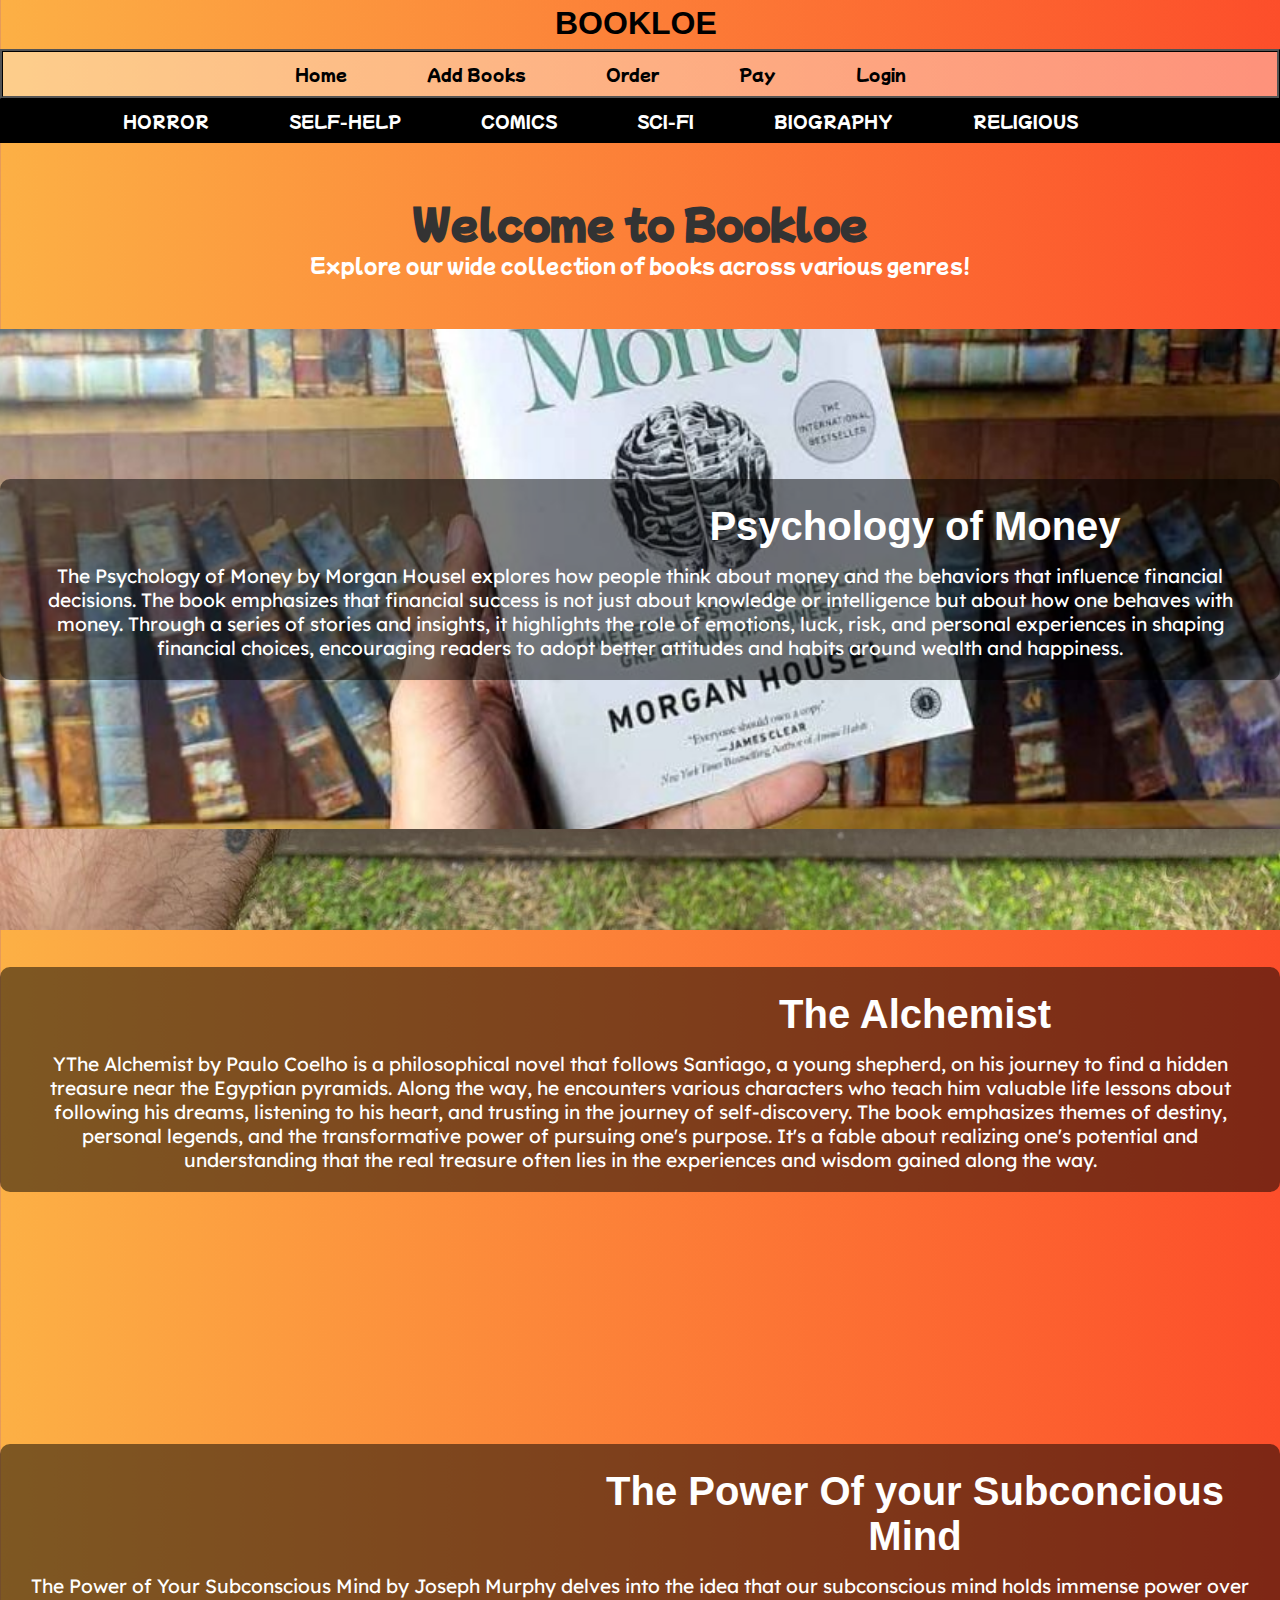
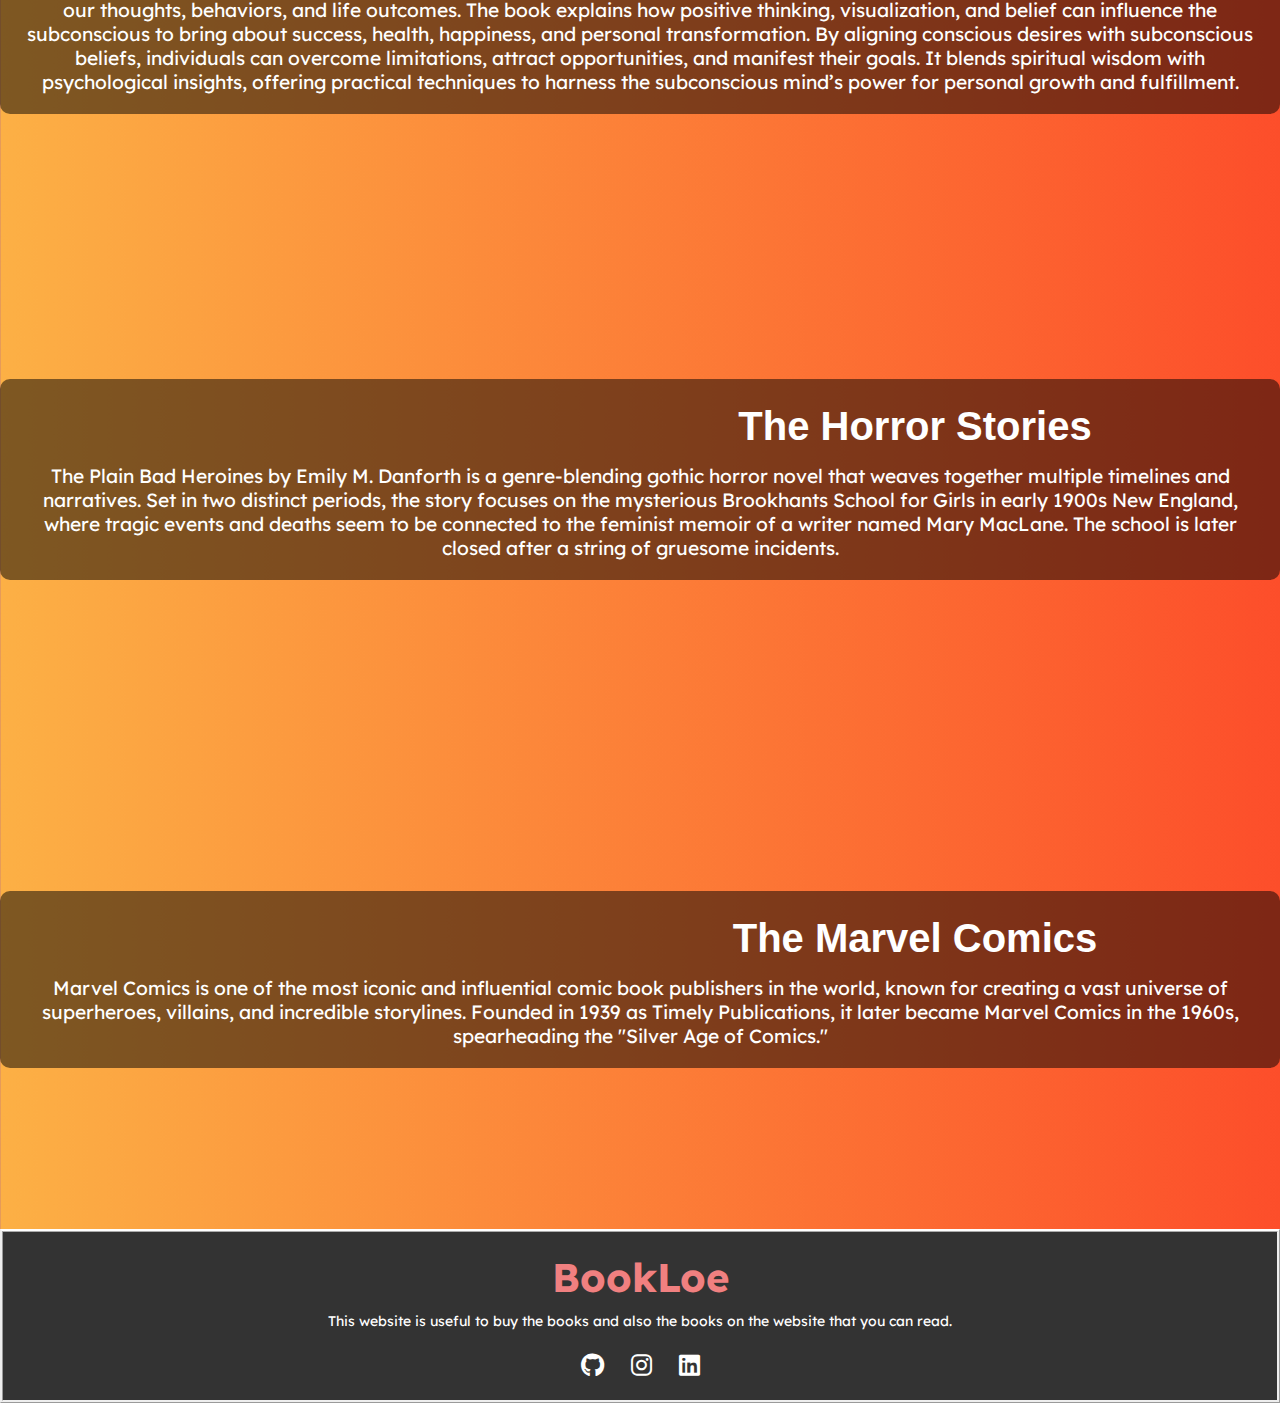
<file: index.html>
<!DOCTYPE html>
<html lang="en">
<head>
    <meta charset="UTF-8">
    <meta name="viewport" content="width=device-width, initial-scale=1.0">
    <title>Bookloe</title>
    <link rel="icon" href="favicon.png" type="image/png">
    <link rel="stylesheet" href="style.css">
    <script src="script.js"></script>
    <link href="https://fonts.googleapis.com/css2?family=Edu+AU+VIC+WA+NT+Guides:wght@400..700&family=Lexend:wght@100..900&display=swap" rel="stylesheet">
    <link href="https://fonts.googleapis.com/css2?family=Mochiy+Pop+One&display=swap" rel="stylesheet">
    <link rel="stylesheet" href="https://cdnjs.cloudflare.com/ajax/libs/font-awesome/6.0.0-beta3/css/all.min.css">
     
</head>
<body>
    <nav>
        <h1>BOOKLOE</h1>
        <ul class="navbar">
            <li><a href="#">Home</a></li>
            <li><a href="books.html">Add Books</a></li>
            <li><a href="#">Order</a></li>
            <li><a href="#">Pay</a></li>
            <li><a href="login.html">Login</a></li>
        </ul>
    </nav>

    
    <nav>
        <ul class="navbar2">
            <li><a href="https://reedsy.com/discovery/blog/best-horror-books">HORROR</a></li>
            <li><a href="https://fourminutebooks.com/best-self-help-books/">SELF-HELP</a></li>
            <li><a href="https://globalcomix.com/browse/comics/">COMICS</a></li>
            <li><a href="https://www.gutenberg.org/ebooks/bookshelf/68">SCI-FI</a></li>
            <li><a href="https://www.obooko.com/category/free-memoir-biography-autobiography-books">BIOGRAPHY</a></li>
            <li><a href="https://www.goodreads.com/book/show/1566804.Hindu_View_of_Christianity_and_Islam">RELIGIOUS</a></li>            
        </ul>
    </nav>
    
    <section class="content">
        <h2>Welcome to Bookloe</h2>
        <p>Explore our wide collection of books across various genres!</p>
    </section>
    <section class="parallax">
        <div class="content2">
            <h1 class="title">Psychology of Money</h1>
            <p class="description">The Psychology of Money by Morgan Housel explores how people think about money and the behaviors that influence financial decisions. The book emphasizes that financial success is not just about knowledge or intelligence but about how one behaves with money. Through a series of stories and insights, it highlights the role of emotions, luck, risk, and personal experiences in shaping financial choices, encouraging readers to adopt better attitudes and habits around wealth and happiness.</p>
        </div>
        
    </section>
    <section class="parallax2">
        <div class="content2">
            <h1 class="title">The Alchemist</h1>
            <p class="description">YThe Alchemist by Paulo Coelho is a philosophical novel that follows Santiago, a young shepherd, on his journey to find a hidden treasure near the Egyptian pyramids. Along the way, he encounters various characters who teach him valuable life lessons about following his dreams, listening to his heart, and trusting in the journey of self-discovery. The book emphasizes themes of destiny, personal legends, and the transformative power of pursuing one's purpose. It's a fable about realizing one's potential and understanding that the real treasure often lies in the experiences and wisdom gained along the way.</p>
        </div>    
    </section>
    <section class="parallax3">
        <div class="content2">
            <h1 class="title">The Power Of your Subconcious Mind</h1>
            <p class="description">The Power of Your Subconscious Mind by Joseph Murphy delves into the idea that our subconscious mind holds immense power over our thoughts, behaviors, and life outcomes. The book explains how positive thinking, visualization, and belief can influence the subconscious to bring about success, health, happiness, and personal transformation. By aligning conscious desires with subconscious beliefs, individuals can overcome limitations, attract opportunities, and manifest their goals. It blends spiritual wisdom with psychological insights, offering practical techniques to harness the subconscious mind’s power for personal growth and fulfillment.</p>
        </div>    
    </section>
    <section class="parallax4">
        <div class="content2">
            <h1 class="title">The Horror Stories</h1>
            <p class="description">The Plain Bad Heroines by Emily M. Danforth is a genre-blending gothic horror novel that weaves together multiple timelines and narratives. Set in two distinct periods, the story focuses on the mysterious Brookhants School for Girls in early 1900s New England, where tragic events and deaths seem to be connected to the feminist memoir of a writer named Mary MacLane. The school is later closed after a string of gruesome incidents.</p>
        </div>    
    </section>
    <section class="parallax5">
        <div class="content2">
            <h1 class="title">The Marvel Comics</h1>
            <p class="description">Marvel Comics is one of the most iconic and influential comic book publishers in the world, known for creating a vast universe of superheroes, villains, and incredible storylines. Founded in 1939 as Timely Publications, it later became Marvel Comics in the 1960s, spearheading the "Silver Age of Comics."</p>
        </div>    
    </section>
    <div class="footer">
        <h2>BookLoe</h2>
        <p>This website is useful to buy the books and also the books on the website that you can read.</p>   

        <div class="social-icons">
            <a href="https://github.com/Kmkishore05" target="_blank">
                <i class="fab fa-github"></i>
            </a>
            <a href="https://www.instagram.com/kishore.k.m_/" target="_blank">
                <i class="fab fa-instagram"></i>
            </a>
            <a href="https://www.linkedin.com/in/kishore-mohan-4b6859266/" target="_blank">
                <i class="fab fa-linkedin"></i>
            </a>
        </div>
    </div>
    
</body>
</html>
</file>
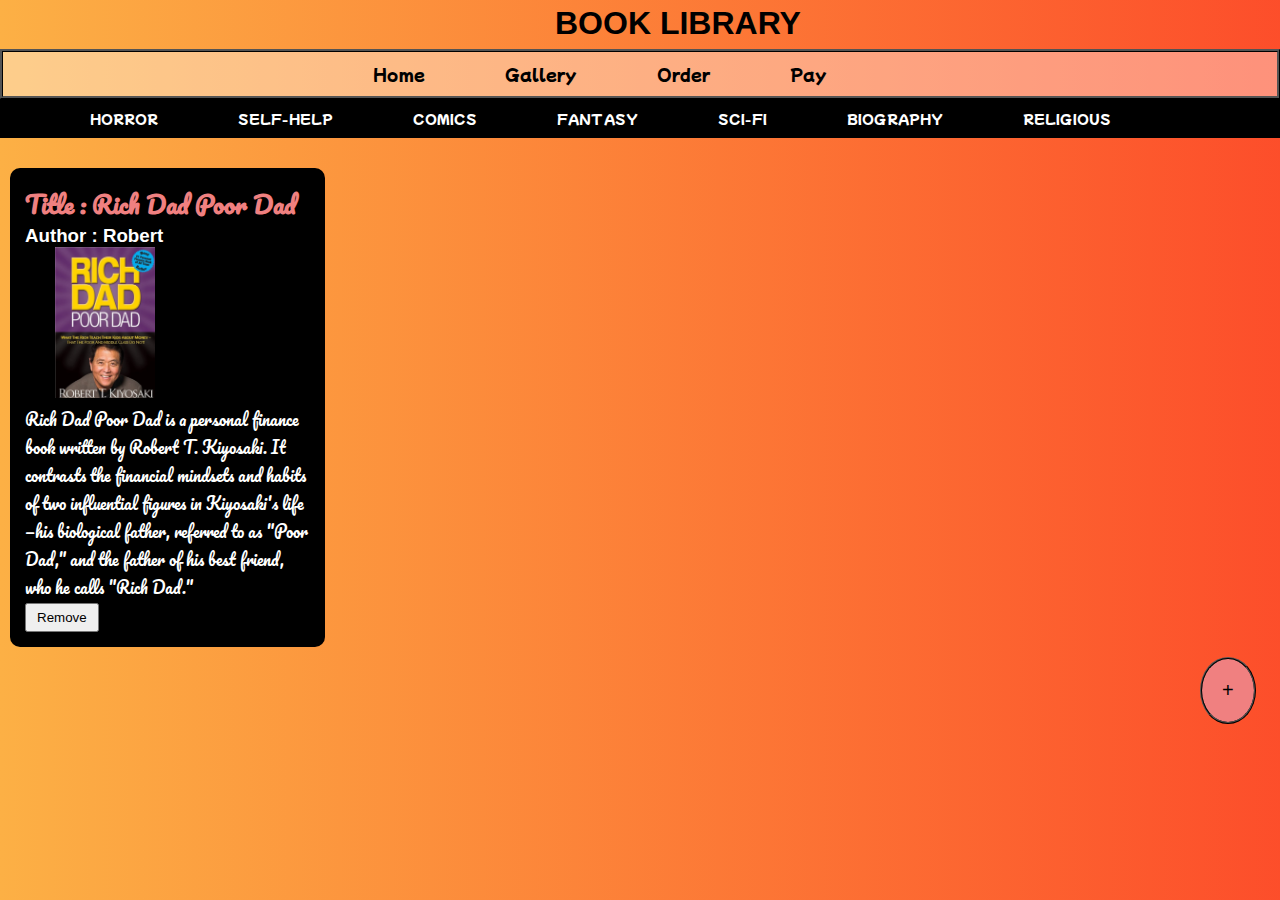
<file: books.html>
<!DOCTYPE html>
<html lang="en">
<head>
    <meta charset="UTF-8">
    <meta name="viewport" content="width=device-width, initial-scale=1.0">
    <title>Bookloe</title>
    <link rel="icon" href="favicon.png" type="image/png">
    <link rel="stylesheet" href="style2.css">
    <script src="script.js"></script>
    <link href="https://fonts.googleapis.com/css2?family=Pacifico&display=swap" rel="stylesheet">
    <link href="https://fonts.googleapis.com/css2?family=Mochiy+Pop+One&display=swap" rel="stylesheet">
</head>
<body>
    <nav>
         <h1>BOOK LIBRARY</h1>
         <ul class="navbar">
            <li><a href="index.html">Home</a></li>
            <li><a href="#"></a>Gallery</li>
           
            <li>Order</li>
            <li>Pay</li>
         </ul>
        </nav>
        <nav>
            <ul class="navbar2">
               <li><a href="#"></a>HORROR</li>
               <li><a href="#"></a>SELF-HELP</li>
               <li><a href="#"></a>COMICS</li>
               <li><a href="#"></a>FANTASY</li>
               <li><a href="#"></a>SCI-FI</li>
               <li><a href="#"></a>BIOGRAPHY</li>
               <li><a href="#"></a>RELIGIOUS</li>            
            </ul>
           </nav>


           <div class="container">
              <div class="box-container">
                <H2>Title : Rich Dad Poor Dad</H2>
                <h3>Author : Robert</h3>
                <img src="richdadpoordad.jpg" alt="img">
                <p>Rich Dad Poor Dad is a personal finance book written by Robert T. Kiyosaki. It contrasts the financial mindsets and habits of two influential figures in Kiyosaki's life—his biological father, referred to as "Poor Dad," and the father of his best friend, who he calls "Rich Dad."</p>
                <button>Remove</button>
              </div>
           </div>

           <button class="add-button" id="popup-button">+</button>

           <div class="overlay"></div>

           <div class="popup-box">
            <h2>Add Book</h2>
            <form>
               <input type="text" placeholder="Book Title" id="book-title-input">
               <input type="text" placeholder="Book Author" id="book-author-input">
               <h3>Add The book image</h3>
               <input type="file" id="imageUpload" accept="image/*">
               <textarea placeholder="Short Description" id="book-description"></textarea>
               <button id="add-book">ADD</button>
               <button id="cancel-book">Cancel</button> 
            </form>
           </div>
</body>
</html>
</file>
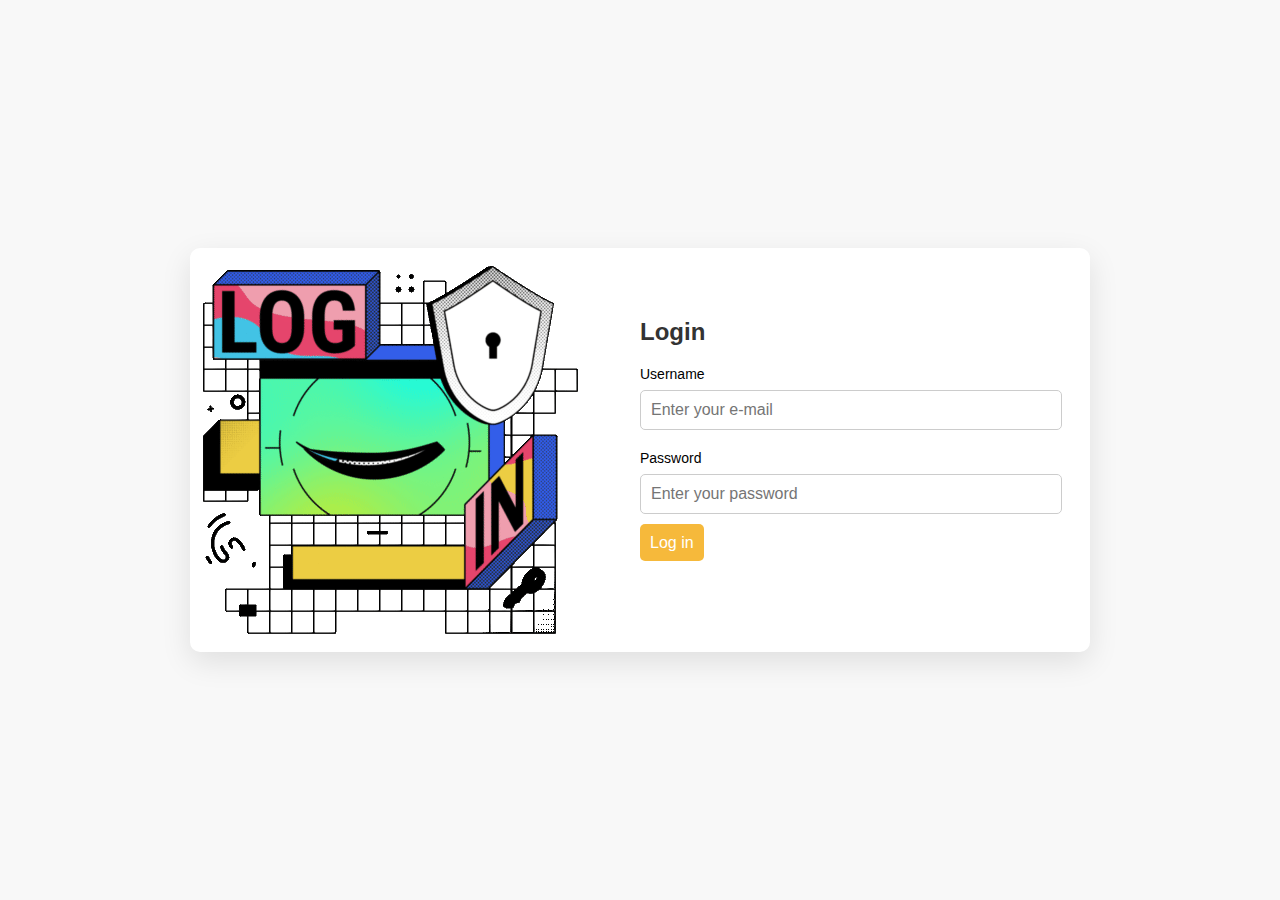
<file: login.html>
<!DOCTYPE html>
<html lang="en">
<head>
    <meta charset="UTF-8">
    <meta name="viewport" content="width=device-width, initial-scale=1.0">
    <title>Login Page</title>
    <link rel="stylesheet" href="login.css">
</head>
<body>
    <div class="login-container">
        <div class="login-image">
            <img src="login.gif" alt="Login Image">
        </div>
        <div class="login-form">
            <h2>Login</h2>
            <form>
                <div class="input-box">
                    <label for="email">Username</label>
                    <input type="email" name="email" placeholder="Enter your e-mail" required>
                </div>
                <div class="input-box">
                    <label for="password">Password</label>
                    <input type="password" name="password" placeholder="Enter your password" required>
                </div>
                <a href="index.html" class="login-btn">Log in</a> <!-- Use anchor tag for navigation only -->
            </form>
        </div>
    </div>
</body>
</html>
</file>
<file: style.css>
/* General Styles */
* {
    margin: 0;
    padding: 0;
    box-sizing: border-box;
}

body {
    font-family: "Lexend", sans-serif;
    background: linear-gradient(to right, #fcb045, #fd1d1d, #833ab4); /* Initial gradient background */
    background-size: 300% 300%; /* Ensures the background covers the entire screen and allows the animation */
    animation: gradient-animation 10s ease infinite; /* Apply animation to background */
    height: 100vh; /* Full viewport height */
}

/* Keyframes for background animation */
@keyframes gradient-animation {
    0% { background-position: 0% 50%; }
    50% { background-position: 100% 50%; }
    100% { background-position: 0% 50%; }
}

.navbar {
    background-color: rgba(255, 255, 255, 0.381);
    border-color: black;
    margin-top: 2px;
    width: 100%;
    font-family: "Mochiy Pop One", sans-serif;
    border-style: ridge;
    display: flex;
    list-style-type: none;
    padding: 10px;
    font-weight: 500;
    justify-content: center;
    height: 50px;
}

.navbar2 {
    background-color: black;
    color: white;
    display: flex;
    list-style-type: none;
    padding: 10px;
    justify-content: center;
    font-family: "Mochiy Pop One", sans-serif;
}

h1 {
    margin-left: 550px;
    padding: 5px;
    font-family: 'Gill Sans', 'Gill Sans MT', Calibri, 'Trebuchet MS', sans-serif;
}

.navbar li, .navbar2 li {
    margin-right: 80px;
    transition: background 0.5s ease, color 0.5s ease, width 0.5s ease;
}

.navbar li:hover {
    background: linear-gradient(to right, #00c6ff, #0072ff); /* Gradient background on hover */
    border-radius: 30px;
    color: white;
    width: 100px; /* Adjust width */
    text-align: center;
}

.navbar2 li:hover {
    background: linear-gradient(to right, #f12711, #f5af19); /* Gradient background on hover */
    border-radius: 15px;
    color: black;
    width: 100px;
    text-align: center;
}

.navbar a, .navbar2 a {
    text-decoration: none; /* Removes the underline */
    color: inherit; /* Keeps the original color of the text */
}

.navbar a:hover, .navbar2 a:hover {
    text-decoration: none; /* No underline on hover */
    color: #ff6347; /* Optional: Change color on hover */
}

.sparkle {
    position: absolute;
    width: 10px;
    height: 10px;
    background: radial-gradient(circle, #ffffff, rgba(255,255,255,0.4), rgba(255,255,255,0.1), transparent);
    border-radius: 50%;
    pointer-events: none;
    animation: sparkle 1s ease-out forwards;
}

@keyframes sparkle {
    0% {
        opacity: 1;
        transform: scale(0.5);
    }
    100% {
        opacity: 0;
        transform: scale(2);
    }
}

.container {
    padding: 10px;
}

.box-container {
    margin-top: 20px;
    padding: 15px;
    width: 25%;
    color: #ffffff;
    background-color: black;
}

.parallax {
    background-image: url('money.jpg');
    min-height: 500px;
    background-attachment: fixed;
    background-position: center;
    background-repeat: no-repeat;
    background-size: cover;
    position: relative;
    display: flex;
    align-items: center;
    justify-content: center;
}

.content2 {
    color: white;
    text-align: center;
    background-color: rgba(0, 0, 0, 0.5); /* Slight overlay on text */
    padding: 20px;
    border-radius: 10px;
}

.title {
    font-size: 2.5rem;
    font-weight: bold;
    margin-bottom: 10px;
}

.description {
    font-size: 1.2rem;
    margin-top: 0;
    text-justify: inter-cluster;
}

.content {
    padding: 50px;
    text-align: center;
    font-family: "Mochiy Pop One", sans-serif;
}

h2 {
    font-size: 2.5rem;
    color: #333;
}

p {
    font-size: 1.2rem;
    color: #ffffff;
}

/* Additional parallax sections */
.parallax2, .parallax3, .parallax4, .parallax5 {
    min-height: 500px;
    background-attachment: fixed;
    background-position: center;
    background-repeat: no-repeat;
    background-size: cover;
    position: relative;
    display: flex;
    align-items: center;
    justify-content: center;
}

.parallax2 { background-image: url('alcemist.jpg'); }
.parallax3 { background-image: url('subconcious.jpg'); }
.parallax4 { background-image: url('horror.jpg'); }
.parallax5 { background-image: url('Marvel.jpg'); }

.footer {
    text-align: center;
    padding: 20px;
    background-color: #333;
    color: white;
    border-top: white;
    border-style: ridge;
}

.footer h2 {
    margin-bottom: 10px;
    color: lightcoral;
}

.footer p {
    margin-bottom: 20px;
    font-size: 14px;
}

.social-icons a {
    margin: 0 10px;
    color: white;
    font-size: 24px;
    text-decoration: none;
}

.social-icons a:hover {
    color: #30cfd0; /* You can change this color for hover effect */
}

/* Media Queries for Responsive Design */
@media (max-width: 1200px) {
    h1 {
        margin-left: 20px;
    }
    .navbar li, .navbar2 li {
        margin-right: 40px;
    }
}

@media (max-width: 992px) {
    .box-container {
        width: 50%; /* Adjust width for medium screens */
    }
}

@media (max-width: 768px) {
    h1 {
        font-size: 2em; /* Reduce font size for smaller screens */
        margin-left: 0;
        text-align: center;
    }
    .navbar, .navbar2 {
        flex-direction: column; /* Stack navbar items vertically */
        padding: 5px;
    }
    .navbar li, .navbar2 li {
        margin-right: 0;
        margin-bottom: 10px; /* Space between navbar items */
    }
    .box-container {
        width: 90%; /* Full width for small screens */
    }
}

@media (max-width: 576px) {
    h2 {
        font-size: 2rem; /* Further reduce h2 font size */
    }
    p {
        font-size: 1rem; /* Adjust paragraph font size */
    }
}
</file>
<file: style2.css>
* {
    margin: 0;
    padding: 0;
    box-sizing: border-box;
}

body {
    font-family: "Pacifico", cursive;
    background: linear-gradient(to right, #fcb045, #fd1d1d, #833ab4); /* Initial gradient background */
    background-size: 300% 300%; /* Ensures the background covers the entire screen and allows the animation */
    animation: gradient-animation 10s ease infinite; /* Apply animation to background */
    height: 100vh; /* Full viewport height */
}

/* Keyframes for background animation */
@keyframes gradient-animation {
    0% { background-position: 0% 50%; }
    50% { background-position: 100% 50%; }
    100% { background-position: 0% 50%; }
}

.navbar {
    background-color: rgba(255, 255, 255, 0.381);
    border-color: black;
    margin-top: 2px;
    width: 100%;
    font-family: "Mochiy Pop One", sans-serif;
    border-style: ridge;
    display: flex;
    list-style-type: none;
    padding: 10px;
    font-weight: 500;
    justify-content: center;
    height: 50px;
}

.navbar2 {
    background-color: black;
    color: white;
    display: flex;
    list-style-type: none;
    padding: 10px;
    justify-content: center;
    font-family: "Mochiy Pop One", sans-serif;
}

h1 {
    margin-left: 550px;
    padding: 5px;
    font-family: 'Gill Sans', 'Gill Sans MT', Calibri, 'Trebuchet MS', sans-serif;
}

.navbar li  {
    margin-right: 80px;
    transition: background 0.5s ease, color 0.5s ease, width 0.5s ease;
    /* Smooth transition for background, color, and width */
} 

.navbar2 li  {
    margin-right: 80px;
    font-size: small;
    transition: background 0.5s ease, color 0.5s ease, width 0.5s ease;
} 

/* Hover with background animation */
.navbar li:hover {
    background: linear-gradient(to right, #00c6ff, #0072ff); /* Gradient background on hover */
    border-radius: 30px;
    color: white;
    width: 100px; /* Adjust width */
    text-align: center;
}

.navbar2 li:hover {
    background: linear-gradient(to right, #f12711, #f5af19); /* Gradient background on hover */
    border-radius: 15px;
    color: black;
    width: 100px;
    text-align: center;
}

/* Removing underline from links */
.navbar a, .navbar2 a {
    text-decoration: none; /* Removes the underline */
    color: inherit; /* Keeps the original color of the text */
}

.navbar a:hover, .navbar2 a:hover {
    text-decoration: none; /* No underline on hover */
    color: #ff6347; /* Optional: Change color on hover */
}

.sparkle {
    position: absolute;
    width: 10px;
    height: 10px;
    background: radial-gradient(circle, #ffffff, rgba(255,255,255,0.4), rgba(255,255,255,0.1), transparent);
    border-radius: 50%;
    pointer-events: none;
    animation: sparkle 1s ease-out forwards;
}

@keyframes sparkle {
    0% {
        opacity: 1;
        transform: scale(0.5);
    }
    100% {
        opacity: 0;
        transform: scale(2);
    }
}


.container{
    padding: 10px;
}

.box-container{
    margin-top: 20px;
    padding: 15px;
    width: 25%;
    color: #ffffff;
    background-color: black;
    border-radius: 10px;
    font-weight: lighter;
    display: inline-block;
}

img{
    width: 100px;
    margin-left: 30px;
}

.box-container button {
    color: #000000;
    text-align: center;
    font-family: Verdana, Geneva, Tahoma, sans-serif;
    padding: 5px 10px 5px 10px;
     
}

.box-container h2{
    color: lightcoral;

}


.add-button{
    padding-right: 20px;
    padding-top: 20px;
    padding-left: 20px;
    padding-bottom: 20px;
    border-radius: 100%;
    font-size: 20px;
    border-style: none;
    margin-left: 1200px;
    margin-bottom: 20px;
    background-color: lightcoral;
    color: rgb(0, 0, 0);
    border-style: ridge;
}

.overlay{
    background-color: #000000;
    z-index: 1;
    opacity: 0.8;
    width: 100%;
    height: 100%;
    top: 0;
    position: fixed;
    left: 0;
    display: none;
}

.popup-box{
    background-color: #000000;
    width: 40%;
    border-radius: 10px;
    position: absolute;
    padding: 40px;
    top: 20%;
    left: 20%;
    z-index: 1;
    border-style: ridge;
    border-color: white;
    margin-left: 90px;
    display: none;
}

.popup-box h2,h3{
    color: #ffffff;
    font-family: Arial, Helvetica, sans-serif;
    
}

.popup-box input{
         background: transparent;
         border: none;
         border-bottom: solid white 2px;
         width: 100%;
         padding: 5px;
         margin: 5px;
         font-size: 20px;
         color: white;

}

.popup-box textarea{
    background: transparent;
    border: none;
    border: solid white 2px;
    width: 100%;
    padding: 5px;
    margin: 5px;
    font-size: 20px;
    color: white;
}

.popup-box button{
    width: 100px;
    height: 50px;
    box-shadow: #00c6ff;
    border-radius: 20px;
    font-size: medium;
    font-family: Arial, Helvetica, sans-serif;
    background-color: lightblue;
    
}

.popup-box input::placeholder{
    color: lightcoral;
    font-size: 15px;
}

.popup-box textarea::placeholder{
    color: lightcoral;
    font-size: 15px;
}

.popup-box input:focus{
    outline: none;
}

.popup-box textarea:focus{
    outline: none;
}

#imageUpload{
    border: none;
    font-size: medium;

} 

/* Media Queries for Responsive Design */

/* Small devices (phones, 576px and down) */
@media (max-width: 576px) {
    h1 {
        font-size: 1.5em; /* Reduce font size */
        margin-left: 0; /* Center align */
        text-align: center;
    }

    .navbar, .navbar2 {
        flex-direction: column; /* Stack navbar items vertically */
        padding: 5px;
    }

    .navbar li, .navbar2 li {
        margin-right: 0;
        margin-bottom: 10px; /* Space between navbar items */
    }

    .box-container {
        width: 90%; /* Full width for small screens */
        margin: 0 auto; /* Center the box container */
    }

    .add-button {
        margin-left: 0; /* Center button */
        display: block; /* Block for better alignment */
        margin: 20px auto; /* Center align */
    }

    .popup-box {
        width: 90%; /* Full width for popup */
        left: 5%; /* Center popup */
        margin-left: 0; /* Reset margin */
    }
}

/* Medium devices (tablets, 768px and down) */
@media (max-width: 768px) {
    h1 {
        font-size: 2em; /* Reduce font size */
        margin-left: 0; /* Center align */
        text-align: center;
    }

    .navbar, .navbar2 {
        flex-direction: column; /* Stack navbar items vertically */
        padding: 5px;
    }

    .navbar li, .navbar2 li {
        margin-right: 0;
        margin-bottom: 10px; /* Space between navbar items */
    }

    .box-container {
        width: 90%; /* Full width for medium screens */
        margin: 0 auto; /* Center the box container */
    }

    .add-button {
        margin-left: 0; /* Center button */
        display: block; /* Block for better alignment */
        margin: 20px auto; /* Center align */
    }

    .popup-box {
        width: 90%; /* Full width for popup */
        left: 5%; /* Center popup */
        margin-left: 0; /* Reset margin */
    }
}

/* Large devices (desktops, 992px and down) */
@media (max-width: 992px) {
    h1 {
        font-size: 2.5em; /* Slightly reduce font size */
    }

    .navbar li, .navbar2 li {
        margin-right: 40px; /* Reduce margin */
    }

    .box-container {
        width: 50%; /* Adjust width for medium screens */
    }
}

/* Extra large devices (larger desktops, 1200px and down) */
@media (max-width: 1200px) {
    h1 {
        margin-left: 20px; /* Reduce margin */
    }

    .navbar li, .navbar2 li {
        margin-right: 40px; /* Reduce margin */
    }
}
</file>
<file: login.css>
body {
    font-family: 'Poppins', sans-serif;
    background-color: #f8f8f8;
    margin: 0;
    padding: 0;
    display: flex;
    justify-content: center;
    align-items: center;
    height: 100vh;
}

.login-container {
    display: flex;
    width: 900px; /* Default width for larger screens */
    background-color: white;
    box-shadow: 0px 10px 30px rgba(0, 0, 0, 0.1);
    border-radius: 10px;
    overflow: hidden;
}

.login-image img {
    width: 400px; /* Default image width */
}

.login-form {
    padding: 50px;
    width: 100%;
}

h2 {
    margin-bottom: 20px;
    font-size: 24px;
    color: #333;
}

.input-box {
    margin-bottom: 20px;
}

label {
    display: block;
    margin-bottom: 8px;
    font-size: 14px;
}

input {
    width: 100%;
    padding: 10px;
    font-size: 16px;
    border: 1px solid #ccc;
    border-radius: 5px;
}

.login-btn {
    background-color: #f6b93b;
    color: white;
    padding: 10px;
    border: none;
    border-radius: 5px;
    width: 100%;
    font-size: 16px;
    cursor: pointer;
}

.login-btn:hover {
    background-color: #e58e26;
}

p {
    margin-top: 10px;
    font-size: 14px;
    text-align: center;
}

a {
    color: #e58e26;
    text-decoration: none;
}

/* Media Queries */
@media (max-width: 768px) {
    .login-container {
        flex-direction: column; /* Stack the image and form on smaller screens */
        width: 90%; /* Make it responsive */
    }

    .login-image img {
        width: 100%; /* Full width for the image on smaller screens */
    }

    .login-form {
        padding: 30px; /* Reduce padding for smaller screens */
    }

    h2 {
        font-size: 20px; /* Reduce font size for headings */
    }
}

@media (max-width: 480px) {
    h2 {
        font-size: 18px; /* Further reduce heading size for very small screens */
    }

    .input-box {
        margin-bottom: 15px; /* Decrease margin for input boxes */
    }

    input {
        font-size: 14px; /* Adjust input font size */
        padding: 8px; /* Decrease padding for inputs */
    }

    .login-btn {
        font-size: 14px; /* Decrease button font size */
        padding: 8px; /* Decrease button padding */
    }

    p {
        font-size: 12px; /* Adjust paragraph font size */
    }
}
</file>
